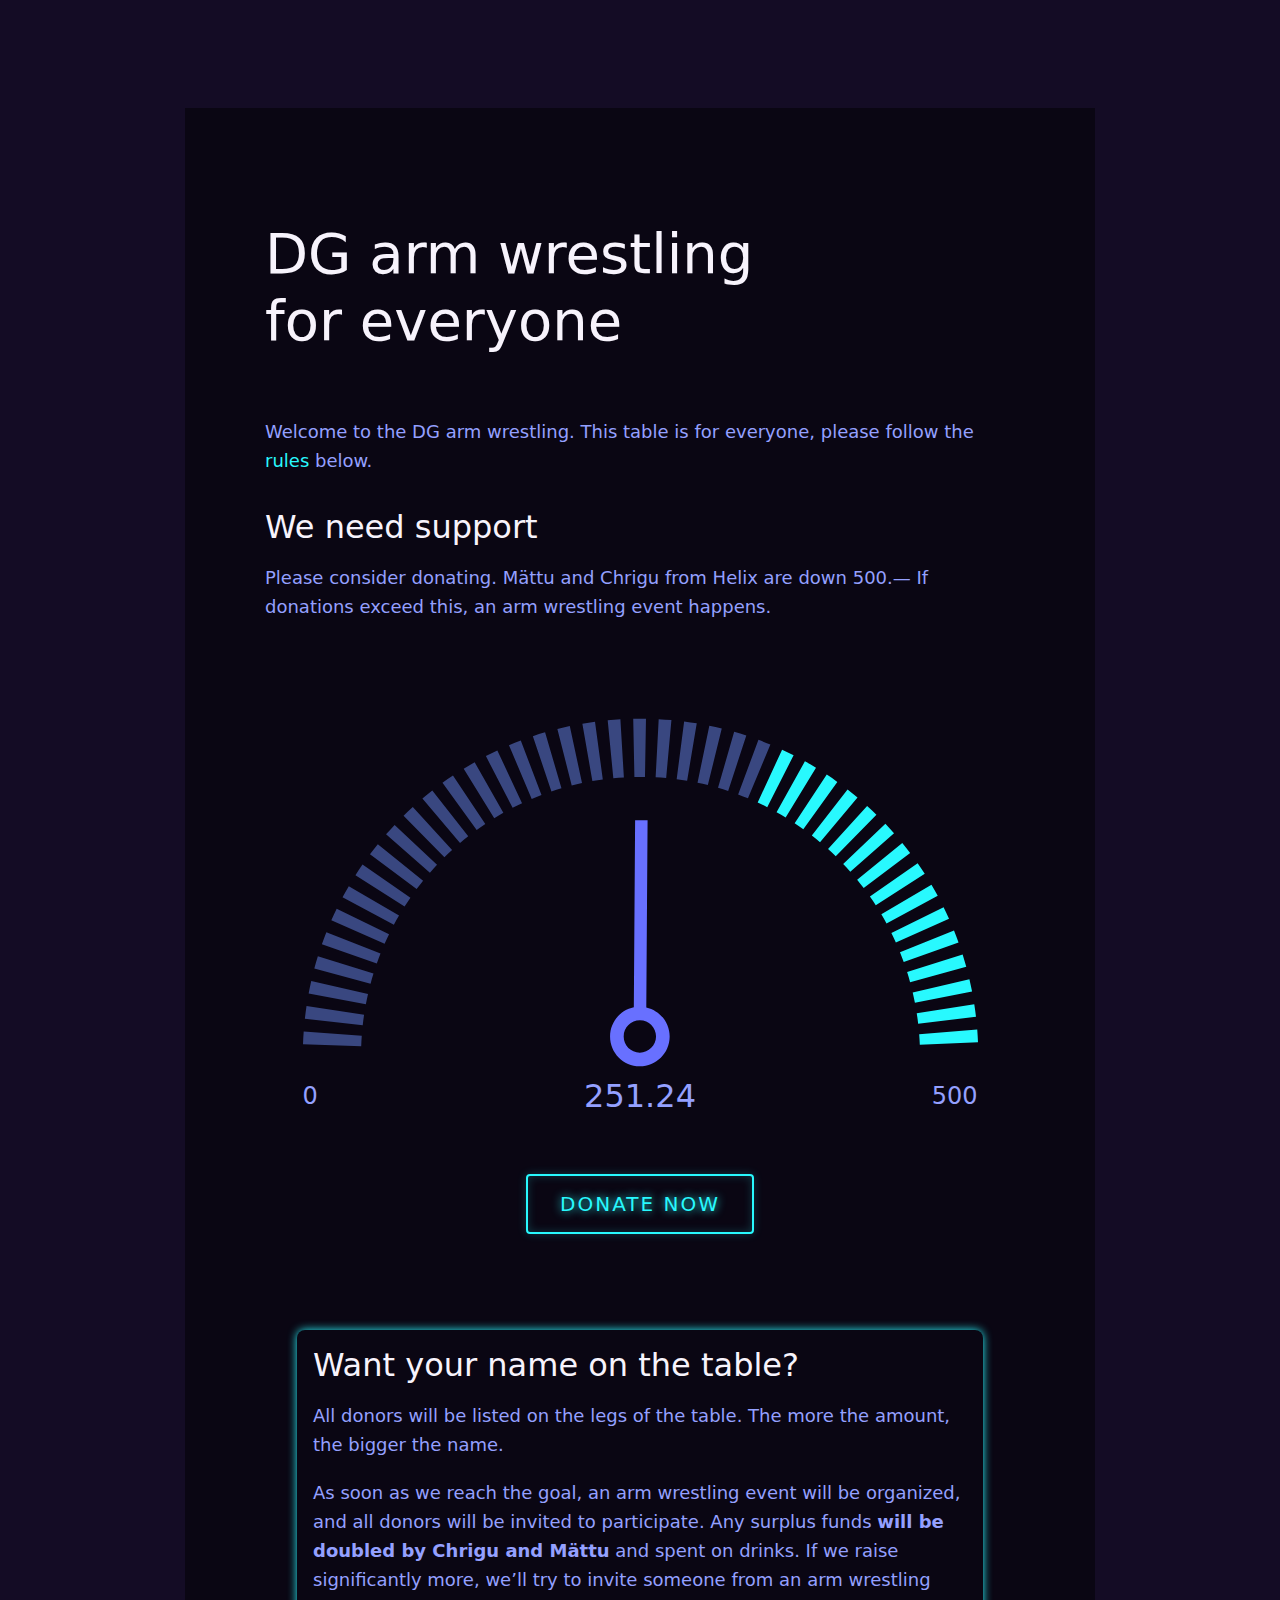
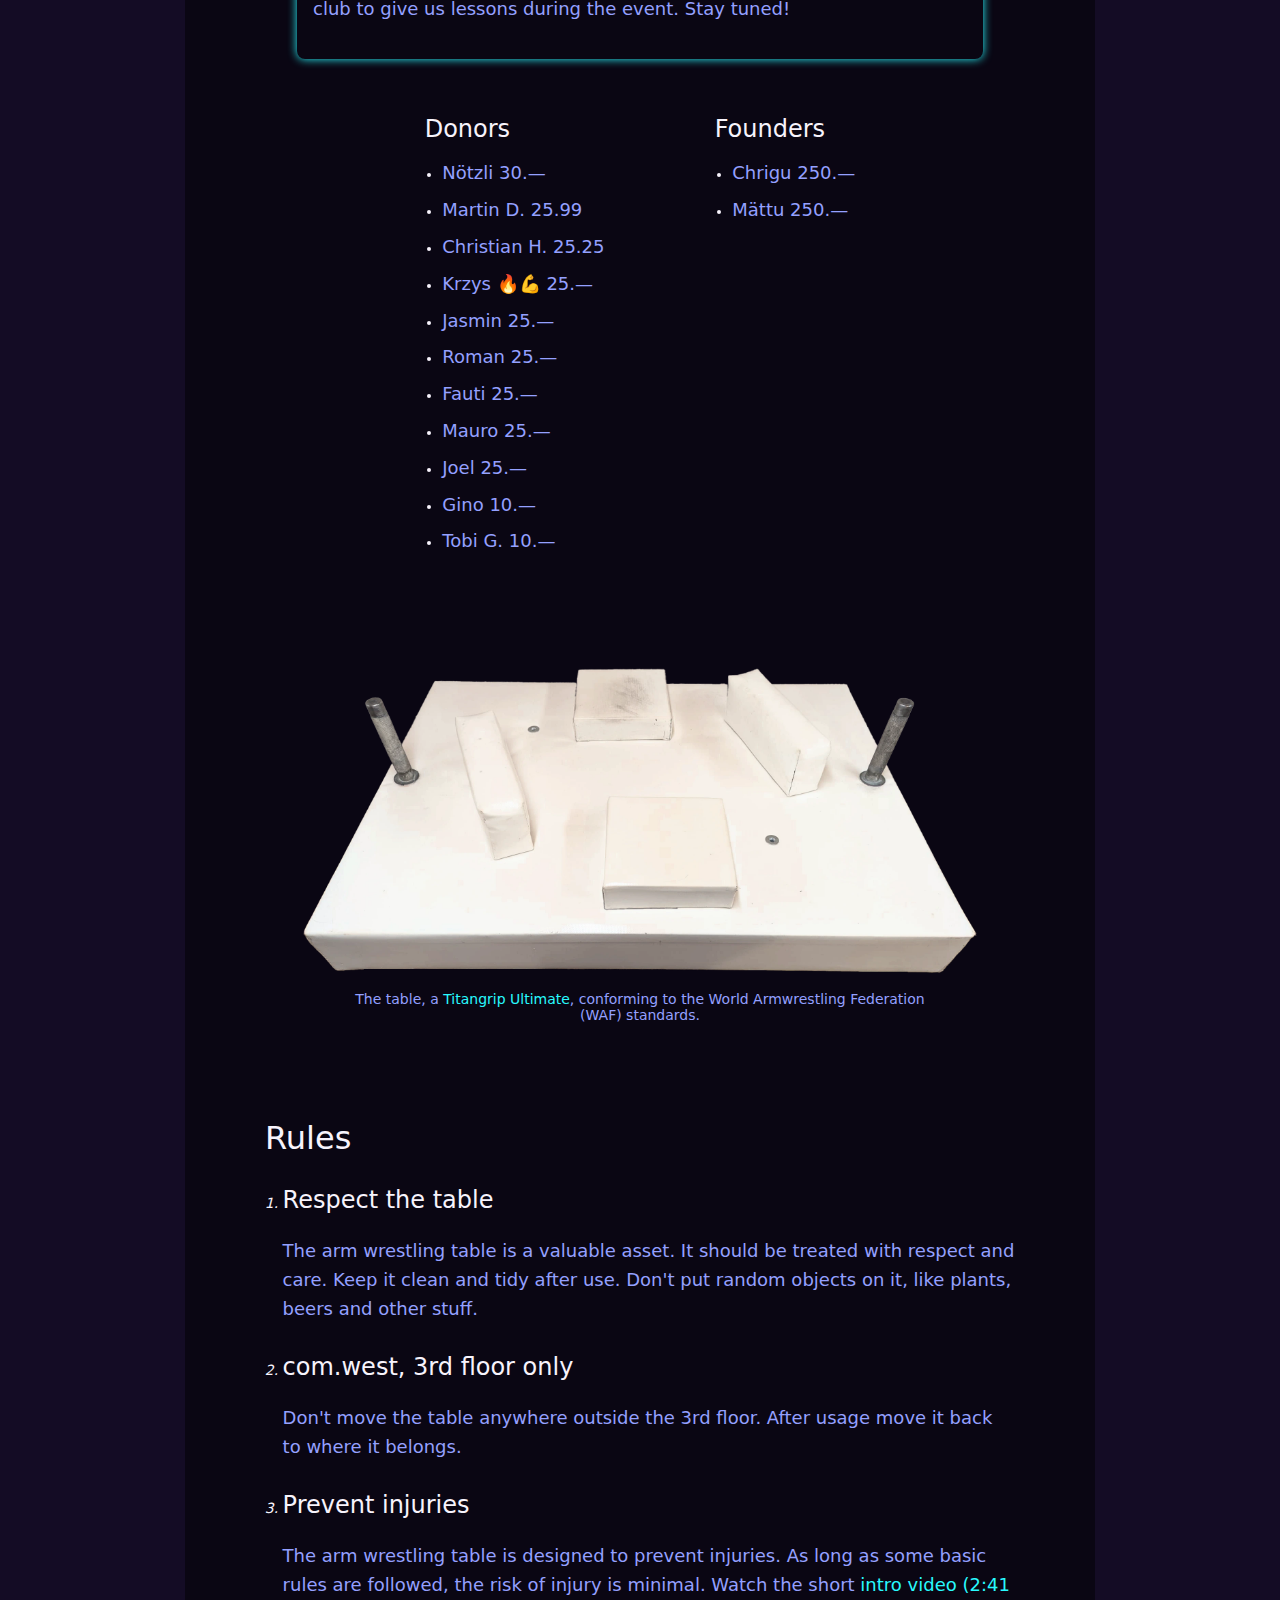
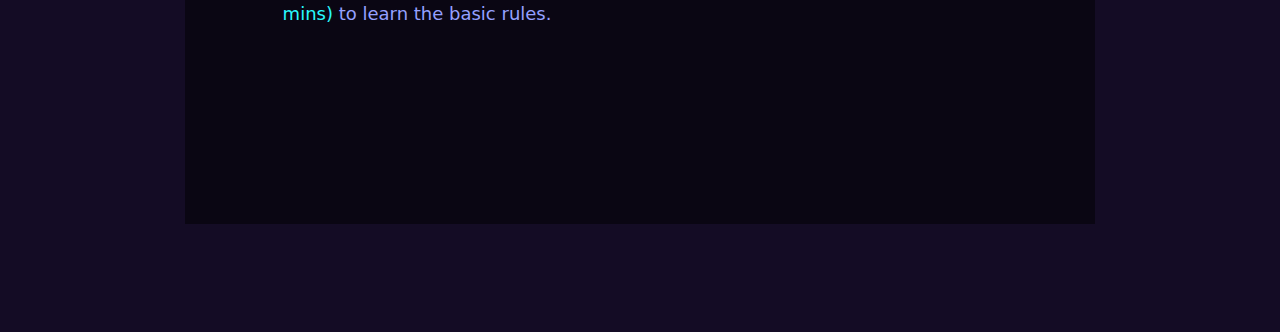
<file: docs/index.html>
<!DOCTYPE html>
<html>
  <head>
    <title>DG arm wrestling</title>
    <meta
      name="description"
      content="Welcome to the DG arm wrestling. This table is for everyone, please follow the rules."
    />
    <link rel="stylesheet" type="text/css" href="./css/style.css" />
    <meta name="viewport" content="width=device-width, initial-scale=1.0" />
    <link rel="icon" type="image/png" href="/favicon-96x96.png" sizes="96x96" />
    <link rel="icon" type="image/svg+xml" href="/favicon.svg" />
    <link rel="shortcut icon" href="/favicon.ico" />
    <link rel="apple-touch-icon" sizes="180x180" href="/apple-touch-icon.png" />
    <link rel="manifest" href="/site.webmanifest" />
    <meta name="theme-color" content="#160d28" />
    <meta property="og:title" content="DG arm wrestling" />
    <meta
      property="og:site_name"
      content="Welcome to the DG arm wrestling. This table is for everyone, please follow the rules"
    />
    <meta property="og:url" content=https://www.armwrestling.ch>
    <meta property="og:description" content="" />
    <meta property="og:type" content="article" />
    <meta property="og:image" content=https://www.armwrestling.ch/img/table.png>
  </head>
  <body>
    <div class="container">
      <div class="header">
        <h1>DG arm wrestling <br />for everyone</h1>
        <p>
          Welcome to the DG arm wrestling. This table is for everyone, please
          follow the <a href="#rules">rules</a> below.
        </p>
      </div>
      <div class="content">
        <div class="content-block funding">
          <h2>We need support</h2>
          <p>
            Please consider donating. Mättu and Chrigu from Helix are down
            500.&#8288;&mdash; If donations exceed this, an arm wrestling event
            happens.
          </p>
        </div>
        <div class="content-block donation">
          <div class="media">
            <div class="gauge">
              <img class="gauge-scale" src="./img/gauge.svg" />
              <img class="gauge-pointer" src="./img/pointer.svg" />
            </div>
          </div>
          <div class="donation-info">
            <p class="donation-amount">0</p>
            <p class="donation-current">
              <span class="current-value">0.&mdash;</span>
            </p>
            <p class="donation-goal">500</p>
          </div>
          <div class="donation-add">
            <a
              class="donation-button"
              href="https://confdg.atlassian.net/wiki/spaces/Helix/pages/170665869320/DG+arm+wrestling+table"
              nofollow
              target="_blank"
              noreferrer
              >Donate now</a
            >
          </div>
        </div>
        <div class="content-block donor-bounty-highlight">
          <h2>Want your name on the table?</h2>
          <p class="donor-bounty">
            All donors will be listed on the legs of the table. The more the
            amount, the bigger the name.
          </p>
          <p class="donor-bounty">
            As soon as we reach the goal, an arm wrestling event will be
            organized, and all donors will be invited to participate. Any
            surplus funds
            <strong>will be doubled by Chrigu and Mättu</strong> and spent on
            drinks. If we raise significantly more, we’ll try to invite someone
            from an arm wrestling club to give us lessons during the event. Stay
            tuned!
          </p>
        </div>
        <div class="content-block donors">
          <div class="donor-column">
            <h3>Donors</h3>
            <ul class="donor-list dynamic-donor-list"></ul>
          </div>
          <div class="opponents-column">
            <h3>Founders</h3>
            <ul class="donor-list">
              <li class="donor">
                <span class="donor-name">Chrigu</span>
                <span class="donor-amount">250.&mdash;</span>
              </li>
              <li class="donor">
                <span class="donor-name">Mättu</span>
                <span class="donor-amount">250.&mdash;</span>
              </li>
            </ul>
          </div>
        </div>
        <div class="content-block media main-image">
          <img src="./img/table.webp" alt="Arm wrestling table" />
          <small class="media-caption">
            The table, a
            <a
              href="https://titangrip.de/produkt/armwrestling-tisch-ultimate"
              class="external-link"
              nofollow
              target="_blank"
              noreferrer
            >
              Titangrip Ultimate</a
            >, conforming to the World Armwrestling Federation (WAF) standards.
          </small>
        </div>
        <div class="content-block rules" id="rules">
          <h2>Rules</h2>
          <ol>
            <li>
              <h3>Respect the table</h3>
              <p>
                The arm wrestling table is a valuable asset. It should be
                treated with respect and care. Keep it clean and tidy after use.
                Don't put random objects on it, like plants, beers and other
                stuff.
              </p>
            </li>
            <li>
              <h3>com.west, 3rd floor only</h3>
              <p>
                Don't move the table anywhere outside the 3rd floor. After usage
                move it back to where it belongs.
              </p>
            </li>
            <li>
              <h3>Prevent injuries</h3>
              <p>
                The arm wrestling table is designed to prevent injuries. As long
                as some basic rules are followed, the risk of injury is minimal.
                Watch the short
                <a
                  href="https://www.youtube.com/watch?v=5GScLlLBAFU"
                  class="expand-video"
                >
                  intro video (2:41 mins)</a
                >
                to learn the basic rules.
              </p>
            </li>
          </ol>
          <div class="video collapsed">
            <div class="media youtube-embed">
              <iframe
                data-src="https://www.youtube.com/embed/5GScLlLBAFU"
                frameborder="0"
                allowfullscreen
              ></iframe>
            </div>
            <small class="media-caption"
              >Watch the video, in order to prevent getting hurt, or hurt
              anyone.</small
            >
          </div>
        </div>
      </div>
    </div>
  </body>
  <script src="./js/script.js" defer></script>
</html>
</file>
<file: docs/css/style.css>
html,
body {
  margin: 0;
  padding: 0;
  font-family: system-ui, -apple-system, BlinkMacSystemFont, "Segoe UI", Roboto,
    Oxygen, Ubuntu, Cantarell, "Open Sans", "Helvetica Neue", sans-serif;
  font-size: 14px;
  /* smooth scrolling */
  scroll-behavior: smooth;
}

@media (min-width: 620px) {
  html,
  body {
    font-size: 16px;
  }
}

:root {
  --color-cyan: #28f9fe; /* Bright cyan - primary accent */
  --color-blue: #6870ff; /* Periwinkle blue - secondary accent */
  --color-blue-light: #94a0ff; /* Lighter Periwinkle blue - secondary accent */
  --color-purple: #9d4edd; /* Purple - tertiary accent */
  --color-dark: #140c25; /* Dark purple - background */
  --color-darker: #0a0613; /* Darker purple - shadows/overlay */
  --color-white: #f7f3fc; /* White - text */

  /* Semantic color variables */
  --text-title: var(--color-white);
  --text-primary: var(--color-cyan);
  --text-secondary: var(--color-blue-light);
  --inactive: #394780;
  --background: var(--color-dark);
  --background-secondary: var(--color-darker);
}

body {
  display: flex;
  justify-content: center;
  min-height: 100vh;

  color: var(--text-secondary);
  background-color: var(--background);
}

.container {
  position: relative;
  max-width: 750px;
  margin: 0 auto;
  padding: 20px;
  padding-bottom: 2.5rem;
  background-color: var(--background-secondary);
}

@media (min-width: 620px) {
  .container {
    margin: 12vh auto;
    padding: 5rem;
  }
}

.content .content-block {
  margin-bottom: 3rem;
}
@media (min-width: 620px) {
  .content .content-block {
    margin-bottom: 6rem;
  }
}

.container img {
  max-width: 100%;
}

.media {
  max-width: 90%;
  margin: 0 auto;
}

.media-caption {
  display: block;
  max-width: 90%;
  margin: 1em auto 0 auto;
  font-size: 0.875rem;
  text-align: center;
}

.youtube-embed {
  position: relative;
  height: 0;
  padding-top: 56%;
  overflow: hidden;
}
.youtube-embed iframe {
  position: absolute;
  top: 0;
  left: 0;
  width: 100%;
  height: 100%;
}

/* Typography Styles */
.container h1 {
  margin-top: 1rem;
  font-size: 3.5rem;
  margin-bottom: 2rem;
  font-weight: 350;
  line-height: 1.2;
  color: var(--text-title);
}
@media (min-width: 620px) {
  .container h1 {
    margin-top: 2rem;
    margin-bottom: 4rem;
  }
}

.container h2 {
  font-size: 2rem;
  font-weight: 300;
  margin-top: 2rem;
  margin-bottom: 1rem;
  color: var(--text-title);
}

.container h3 {
  font-size: 1.5rem;
  font-weight: 300;
  margin-top: 1.5rem;
  margin-bottom: 0.75rem;
  color: var(--text-title);
}

.container p {
  font-size: 1.125rem;
  line-height: 1.6;
  margin-bottom: 1.25rem;
}

.container a {
  color: var(--text-primary);
  text-decoration: none;
  border-bottom: 1px solid transparent;
  transition: border-color 0.2s ease-in-out;
  cursor: pointer;
}

.container a:hover {
  text-decoration: underline;
}

.container ul,
.container ol {
  margin: 1rem 0;
  padding-left: 1.1rem;
}

.container li {
  font-size: 1.125rem;
  line-height: 1.6;
  margin-bottom: 0.5rem;
}

.container li::marker {
  font-size: 0.875rem;
  font-style: italic;
  color: var(--text-title);
}

.container blockquote {
  margin: 1.5rem 0;
  padding: 1rem 1.5rem;
  border-left: 4px solid var(--blue-small-elements);
  background-color: var(--transp-black-02);
}

.container blockquote p {
  margin: 0;
  font-style: italic;
}

/* Add subtle text selection style */
::selection {
  background: var(--blue-small-elements);
  color: white;
}

.donation {
  justify-content: center;
  align-items: center;
  margin-top: 2rem;
}

.donation .gauge {
  position: relative;
  width: 100%;
  margin: 0 auto;
}

.donation .gauge .gauge-scale {
  width: 100%;
  display: block;
  margin: 0 auto;
}

.donation .gauge .gauge-pointer {
  position: absolute;
  width: 38%;
  bottom: -24%;
  left: calc(50% - 5%);
  transform-origin: 14% 47%;
  transform: rotate(180deg);
  transition: transform 0.5s ease;
}

.donation .donation-info {
  display: flex;
  justify-content: space-between;
  align-items: center;
  padding: 0 5%;
  flex-basis: auto;
}
.donation .donation-info p {
  font-size: 1.5rem;
  width: 30%;
  margin-top: 1.5rem;
}
.donation .donation-info .donation-current {
  font-size: 2rem;
  text-align: center;
}
.donation .donation-info .donation-goal {
  text-align: right;
}

.donation-add {
  display: flex;
  justify-content: center;
  align-items: center;
  margin-top: 1rem;
}

@media (min-width: 620px) {
  .donation-add {
    margin-top: 2rem;
  }
}

.container .donation-button {
  position: relative;
  display: inline-block;
  overflow: hidden;
  display: inline-block;
  padding: 1rem 2rem;
  font-size: 1.25rem;
  font-weight: 500;
  color: var(--color-cyan);
  background: transparent;
  border: 2px solid var(--color-cyan);
  border-radius: 4px;
  cursor: pointer;
  text-decoration: none;
  text-transform: uppercase;
  letter-spacing: 2px;
  transition: all 0.3s ease;
  box-shadow: 0 0 10px rgba(40, 249, 254, 0.2),
    inset 0 0 10px rgba(40, 249, 254, 0.2);
  text-shadow: 0 0 10px var(--color-cyan);
}

.container .donation-button:hover {
  color: var(--color-darker);
  background-color: var(--color-cyan);
  box-shadow: 0 0 20px rgba(40, 249, 254, 0.4), 0 0 40px rgba(40, 249, 254, 0.4),
    inset 0 0 10px rgba(40, 249, 254, 0.4);
  text-shadow: none;
  transform: translateY(-2px);
  text-decoration: none;
}

.container .donation-button:active {
  transform: translateY(0);
  box-shadow: 0 0 10px rgba(40, 249, 254, 0.2),
    inset 0 0 10px rgba(40, 249, 254, 0.2);
}

.container .donation-button::before {
  content: "";
  position: absolute;
  top: -100%;
  left: -100%;
  width: 500%;
  height: 200%;
  background: linear-gradient(
    45deg,
    transparent,
    rgba(40, 249, 254, 0.1),
    rgba(40, 249, 254, 0.3),
    rgba(40, 249, 254, 0.1),
    transparent
  );
  transform: rotate(45deg);
  animation: glimmer 4s linear infinite;
}

@keyframes glimmer {
  0% {
    transform: translateX(-100%) translateY(-100%) rotate(45deg);
  }
  50% {
    transform: translateX(100%) translateY(100%) rotate(45deg);
  }
}

.container .donation-button:hover::before {
  animation: none;
  opacity: 0;
}

.content .content-block.donation {
  margin-bottom: 1rem;
}
@media (min-width: 620px) {
  .content .content-block.donation {
    margin-bottom: 2rem;
  }
}

.donors {
  display: flex;
  justify-content: center;
  align-items: start;
  margin-top: 1rem;
  gap: 2.5rem;
}

@media (min-width: 620px) {
  .donors {
    margin-top: 2rem;
  }
}

.donors .donor-column {
  width: 33.333%;
}

.video.collapsed {
  overflow: hidden;
  max-height: 0;
  transition: max-height 0.5s ease-in-out;
}
.video {
  max-height: auto;
}

.donor-bounty-highlight {
  position: relative;
  padding: 1rem;
  margin: 3rem 2rem 2rem 2rem;
  background-color: var(--color-darker);
  border-radius: 0.5rem;
  box-shadow: 0 0 10px var(--color-cyan);
}

.donor-bounty-highlight h2 {
  margin-top: 0;
}

@media (min-width: 620px) {
  .content .donor-bounty-highlight {
    margin-bottom: 2rem;
    margin-top: 6rem;
  }
}
</file>
